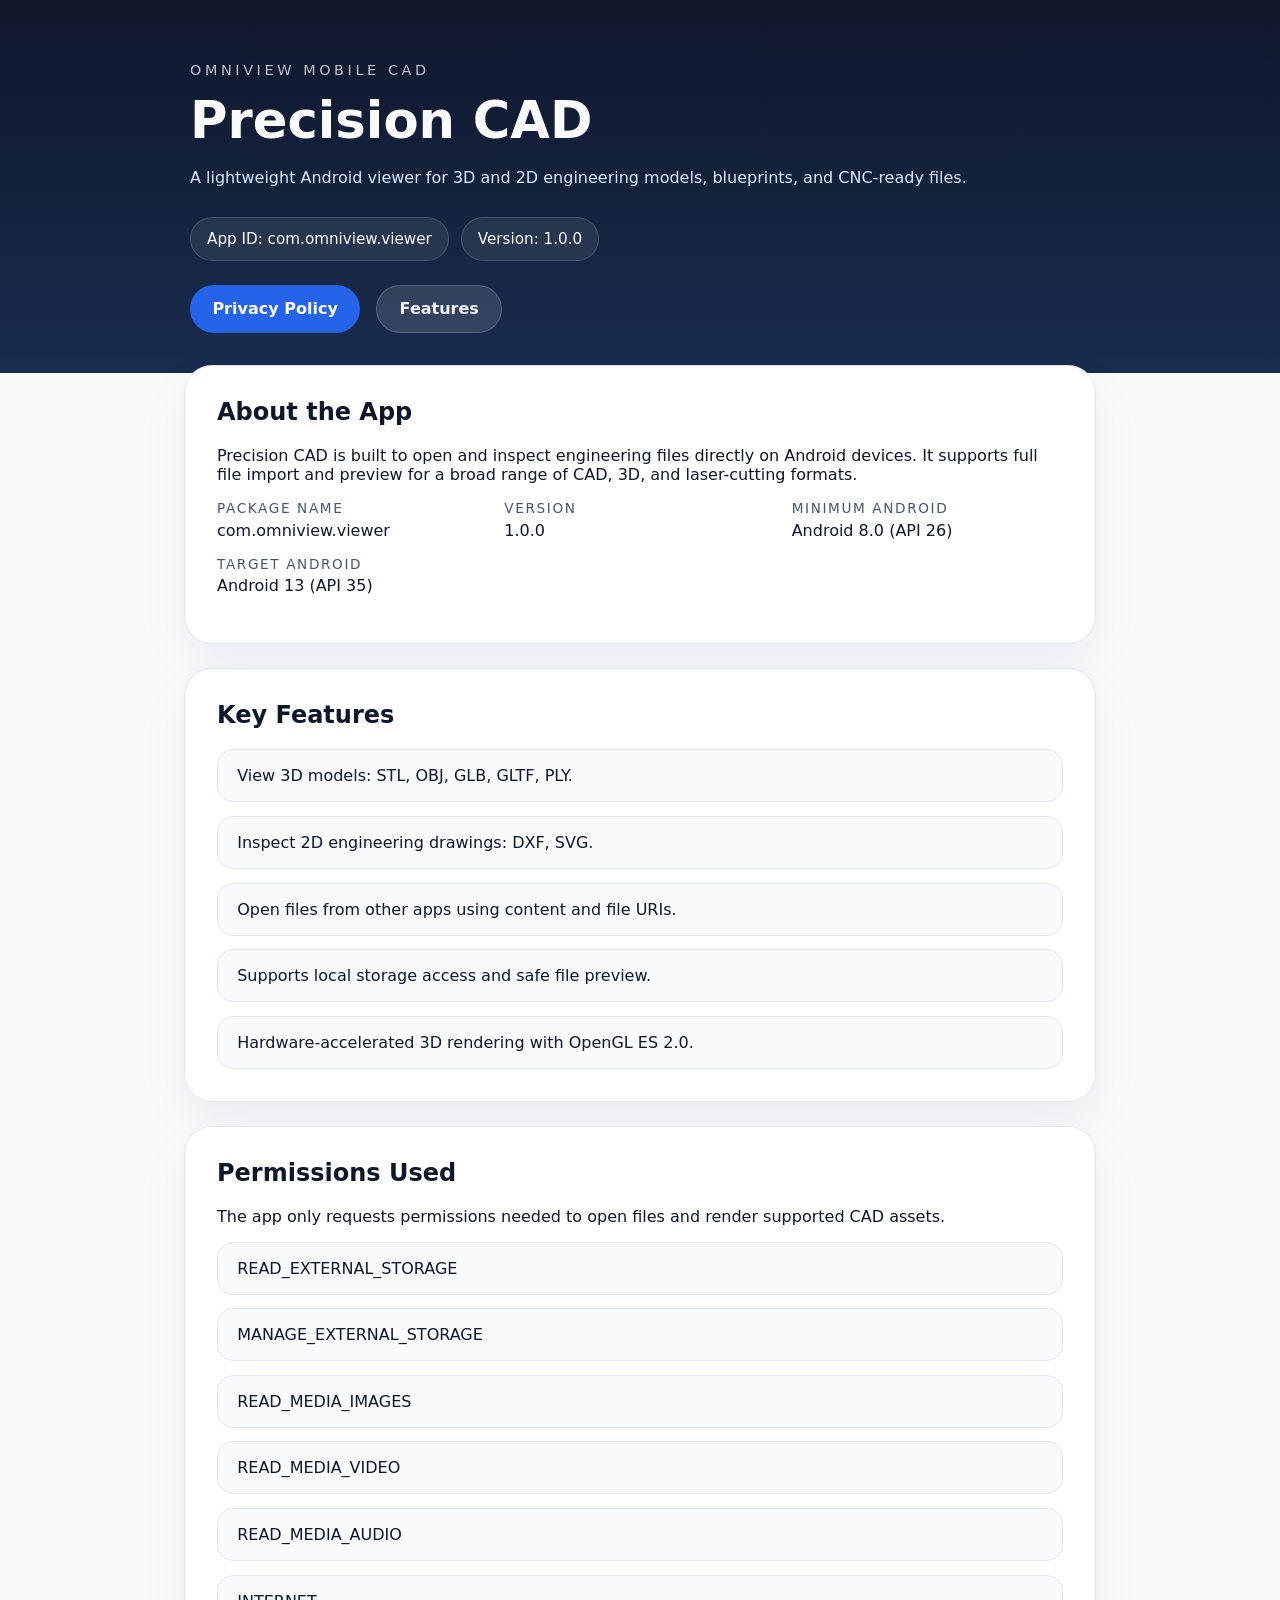
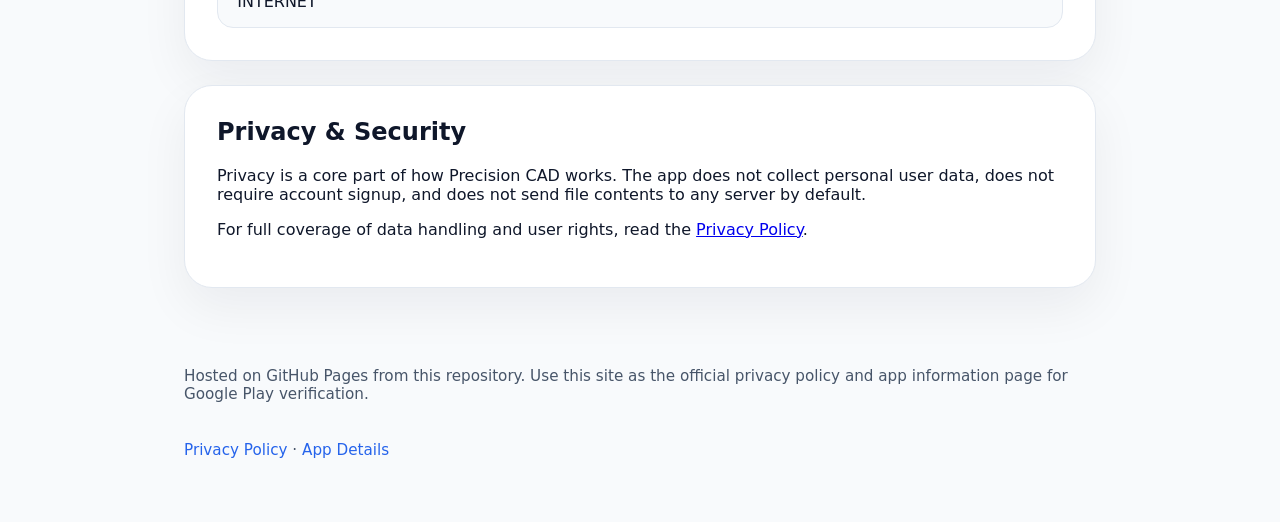
<file: index.html>
<!DOCTYPE html>
<html lang="en">
<head>
  <meta charset="UTF-8" />
  <meta name="viewport" content="width=device-width, initial-scale=1.0" />
  <title>Precision CAD | OmniView 3D CAD Viewer</title>
  <meta name="description" content="Precision CAD is a mobile 3D and 2D CAD viewer for Android. View STL, OBJ, GLB, DXF, GCODE, and other precision engineering files on the go." />
  <link rel="stylesheet" href="style.css" />
</head>
<body>
  <header class="hero">
    <div class="hero-content">
      <p class="eyebrow">OmniView Mobile CAD</p>
      <h1>Precision CAD</h1>
      <p class="subtitle">A lightweight Android viewer for 3D and 2D engineering models, blueprints, and CNC-ready files.</p>
      <div class="badge-row">
        <span class="badge">App ID: com.omniview.viewer</span>
        <span class="badge">Version: 1.0.0</span>
      </div>
      <div class="hero-actions">
        <a class="button primary" href="privacy-policy.html">Privacy Policy</a>
        <a class="button secondary" href="#features">Features</a>
      </div>
    </div>
  </header>

  <main class="page-content">
    <section id="about" class="section card">
      <h2>About the App</h2>
      <p>Precision CAD is built to open and inspect engineering files directly on Android devices. It supports full file import and preview for a broad range of CAD, 3D, and laser-cutting formats.</p>
      <dl class="app-details">
        <div>
          <dt>Package Name</dt>
          <dd>com.omniview.viewer</dd>
        </div>
        <div>
          <dt>Version</dt>
          <dd>1.0.0</dd>
        </div>
        <div>
          <dt>Minimum Android</dt>
          <dd>Android 8.0 (API 26)</dd>
        </div>
        <div>
          <dt>Target Android</dt>
          <dd>Android 13 (API 35)</dd>
        </div>
      </dl>
    </section>

    <section id="features" class="section card">
      <h2>Key Features</h2>
      <ul class="feature-list">
        <li>View 3D models: STL, OBJ, GLB, GLTF, PLY.</li>
        <li>Inspect 2D engineering drawings: DXF, SVG.</li>
        <li>Open files from other apps using content and file URIs.</li>
        <li>Supports local storage access and safe file preview.</li>
        <li>Hardware-accelerated 3D rendering with OpenGL ES 2.0.</li>
      </ul>
    </section>

    <section id="permissions" class="section card">
      <h2>Permissions Used</h2>
      <p>The app only requests permissions needed to open files and render supported CAD assets.</p>
      <ul class="permission-list">
        <li>READ_EXTERNAL_STORAGE</li>
        <li>MANAGE_EXTERNAL_STORAGE</li>
        <li>READ_MEDIA_IMAGES</li>
        <li>READ_MEDIA_VIDEO</li>
        <li>READ_MEDIA_AUDIO</li>
        <li>INTERNET</li>
      </ul>
    </section>

    <section id="policy-summary" class="section card">
      <h2>Privacy & Security</h2>
      <p>Privacy is a core part of how Precision CAD works. The app does not collect personal user data, does not require account signup, and does not send file contents to any server by default.</p>
      <p>For full coverage of data handling and user rights, read the <a href="privacy-policy.html">Privacy Policy</a>.</p>
    </section>
  </main>

  <footer class="site-footer">
    <p>Hosted on GitHub Pages from this repository. Use this site as the official privacy policy and app information page for Google Play verification.</p>
    <p><a href="privacy-policy.html">Privacy Policy</a> · <a href="#about">App Details</a></p>
  </footer>
</body>
</html>
</file>
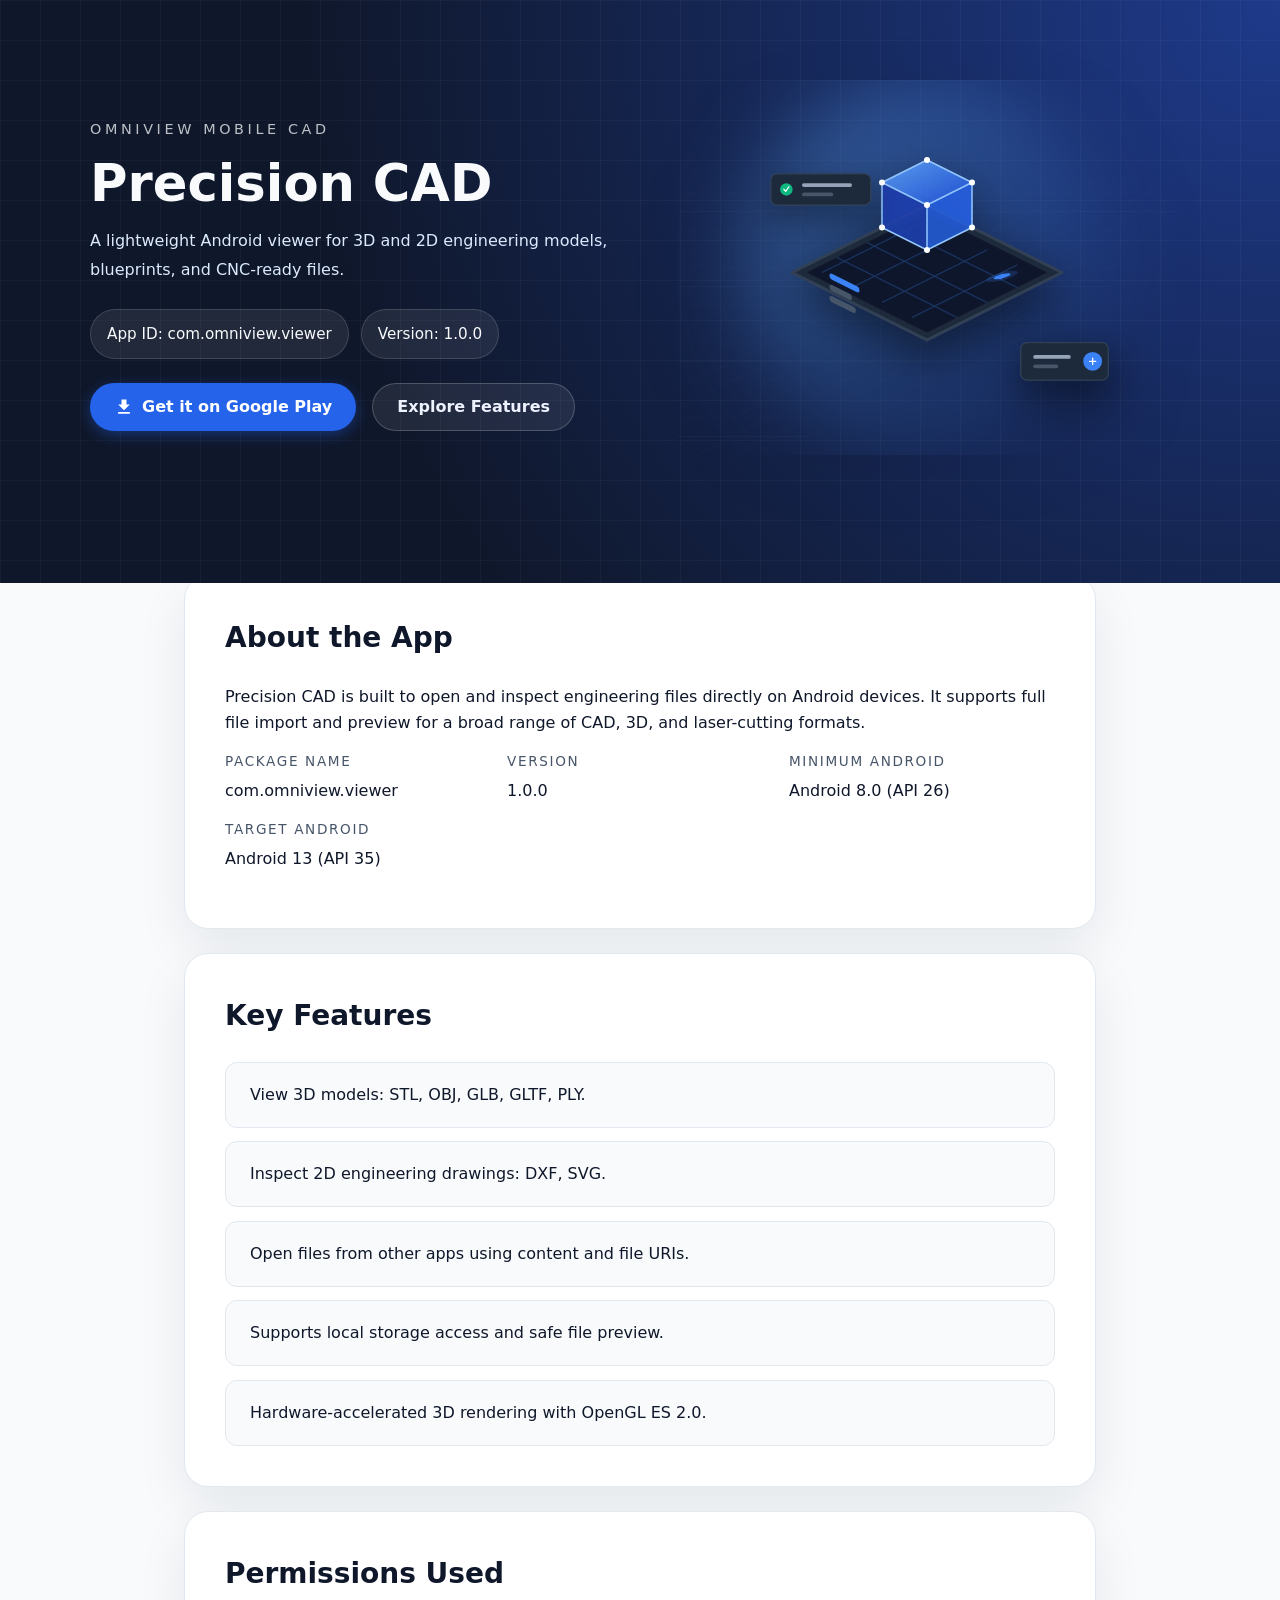
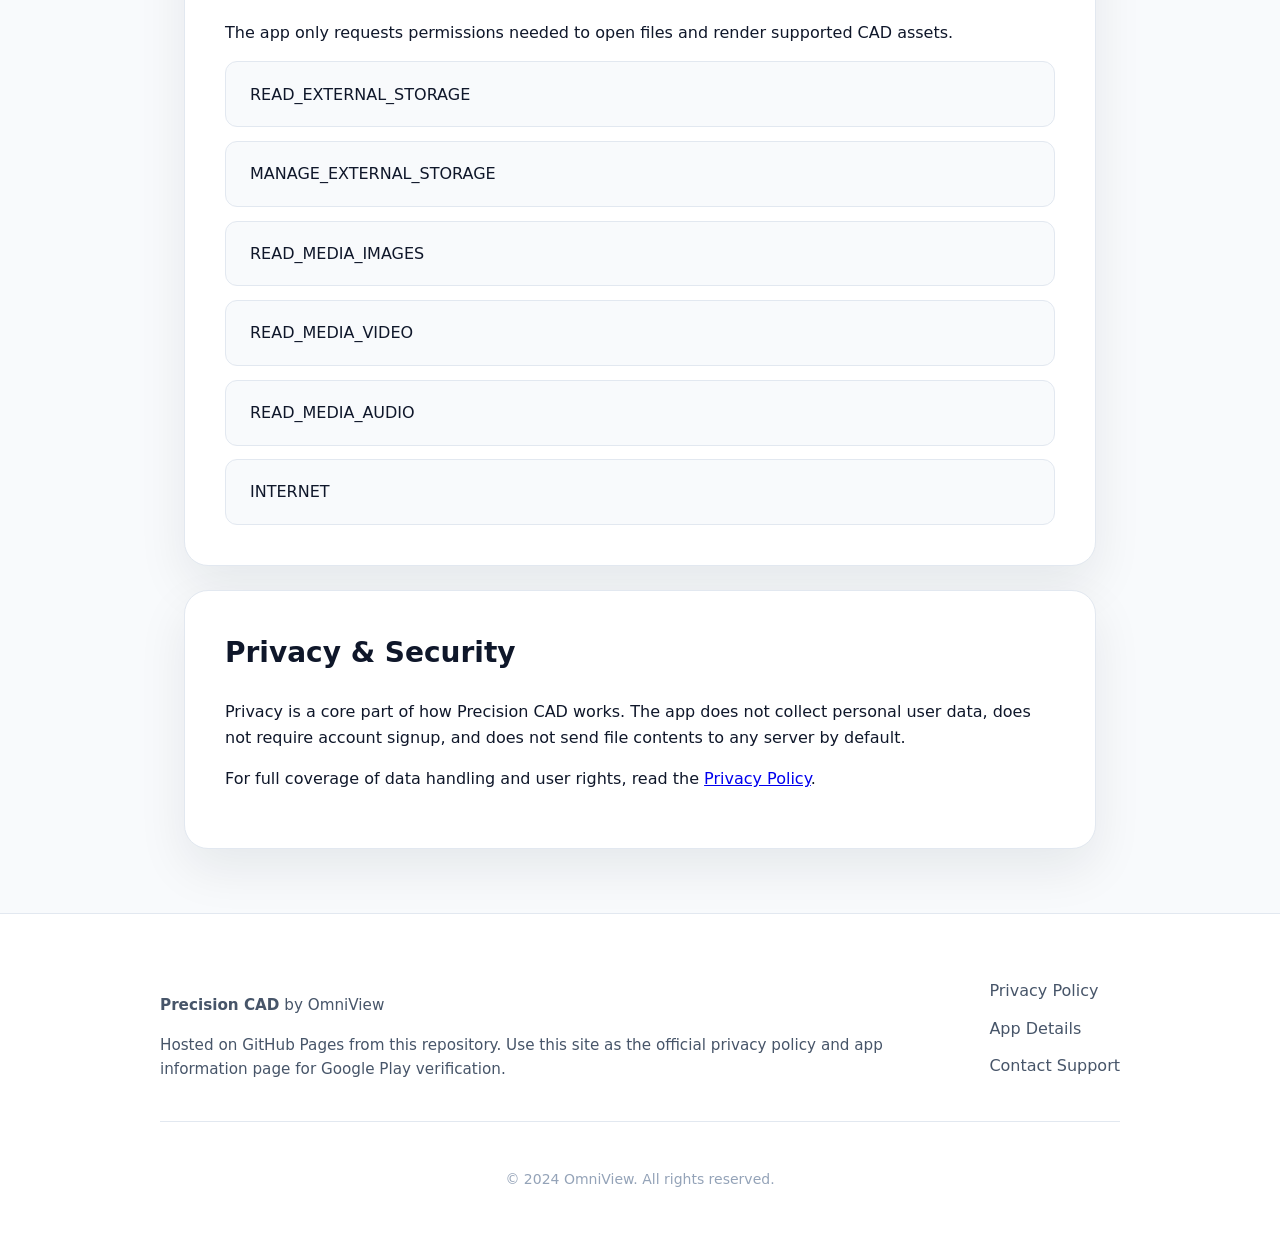
<file: docs/index.html>
<!DOCTYPE html>
<html lang="en">
<head>
  <meta charset="UTF-8" />
  <meta name="viewport" content="width=device-width, initial-scale=1.0" />
  <title>Precision CAD | OmniView 3D CAD Viewer</title>
  <meta name="description" content="Precision CAD is a mobile 3D and 2D CAD viewer for Android. View STL, OBJ, GLB, DXF, GCODE, and other precision engineering files on the go." />
  <link rel="icon" type="image/svg+xml" href="favicon.svg" />
  <link rel="stylesheet" href="style.css" />
</head>
<body>
  <header class="hero">
    <div class="hero-content">
      <div class="hero-text fade-in-up">
        <p class="eyebrow">OmniView Mobile CAD</p>
        <h1>Precision CAD</h1>
        <p class="subtitle">A lightweight Android viewer for 3D and 2D engineering models, blueprints, and CNC-ready files.</p>
        <div class="badge-row">
          <span class="badge">App ID: com.omniview.viewer</span>
          <span class="badge">Version: 1.0.0</span>
        </div>
        <div class="hero-actions">
          <a class="button primary" href="#download" aria-label="Download Precision CAD on Google Play">
            <svg class="icon" xmlns="http://www.w3.org/2000/svg" viewBox="0 0 24 24" fill="currentColor" width="20" height="20">
              <path d="M19 9h-4V3H9v6H5l7 7 7-7zM5 18v2h14v-2H5z"/>
            </svg>
            Get it on Google Play
          </a>
          <a class="button secondary" href="#features">Explore Features</a>
        </div>
      </div>
      <div class="hero-visual fade-in-up delay-1">
        <img src="hero-illustration.svg" alt="3D Isometric representation of Precision CAD interface" />
      </div>
    </div>
  </header>

  <main class="page-content">
    <section id="about" class="section card">
      <h2>About the App</h2>
      <p>Precision CAD is built to open and inspect engineering files directly on Android devices. It supports full file import and preview for a broad range of CAD, 3D, and laser-cutting formats.</p>
      <dl class="app-details">
        <div>
          <dt>Package Name</dt>
          <dd>com.omniview.viewer</dd>
        </div>
        <div>
          <dt>Version</dt>
          <dd>1.0.0</dd>
        </div>
        <div>
          <dt>Minimum Android</dt>
          <dd>Android 8.0 (API 26)</dd>
        </div>
        <div>
          <dt>Target Android</dt>
          <dd>Android 13 (API 35)</dd>
        </div>
      </dl>
    </section>

    <section id="features" class="section card">
      <h2>Key Features</h2>
      <ul class="feature-list">
        <li>View 3D models: STL, OBJ, GLB, GLTF, PLY.</li>
        <li>Inspect 2D engineering drawings: DXF, SVG.</li>
        <li>Open files from other apps using content and file URIs.</li>
        <li>Supports local storage access and safe file preview.</li>
        <li>Hardware-accelerated 3D rendering with OpenGL ES 2.0.</li>
      </ul>
    </section>

    <section id="permissions" class="section card">
      <h2>Permissions Used</h2>
      <p>The app only requests permissions needed to open files and render supported CAD assets.</p>
      <ul class="permission-list">
        <li>READ_EXTERNAL_STORAGE</li>
        <li>MANAGE_EXTERNAL_STORAGE</li>
        <li>READ_MEDIA_IMAGES</li>
        <li>READ_MEDIA_VIDEO</li>
        <li>READ_MEDIA_AUDIO</li>
        <li>INTERNET</li>
      </ul>
    </section>

    <section id="policy-summary" class="section card">
      <h2>Privacy & Security</h2>
      <p>Privacy is a core part of how Precision CAD works. The app does not collect personal user data, does not require account signup, and does not send file contents to any server by default.</p>
      <p>For full coverage of data handling and user rights, read the <a href="privacy-policy.html">Privacy Policy</a>.</p>
    </section>
  </main>

  <footer class="site-footer">
    <div class="footer-content">
      <div class="footer-info">
        <p><strong>Precision CAD</strong> by OmniView</p>
        <p>Hosted on GitHub Pages from this repository. Use this site as the official privacy policy and app information page for Google Play verification.</p>
      </div>
      <div class="footer-links">
        <a href="privacy-policy.html" class="footer-link">Privacy Policy</a>
        <a href="#about" class="footer-link">App Details</a>
        <a href="mailto:support@omniview.com" class="footer-link">Contact Support</a>
      </div>
    </div>
    <div class="footer-bottom">
      <p>&copy; 2024 OmniView. All rights reserved.</p>
    </div>
  </footer>
</body>
</html>
</file>
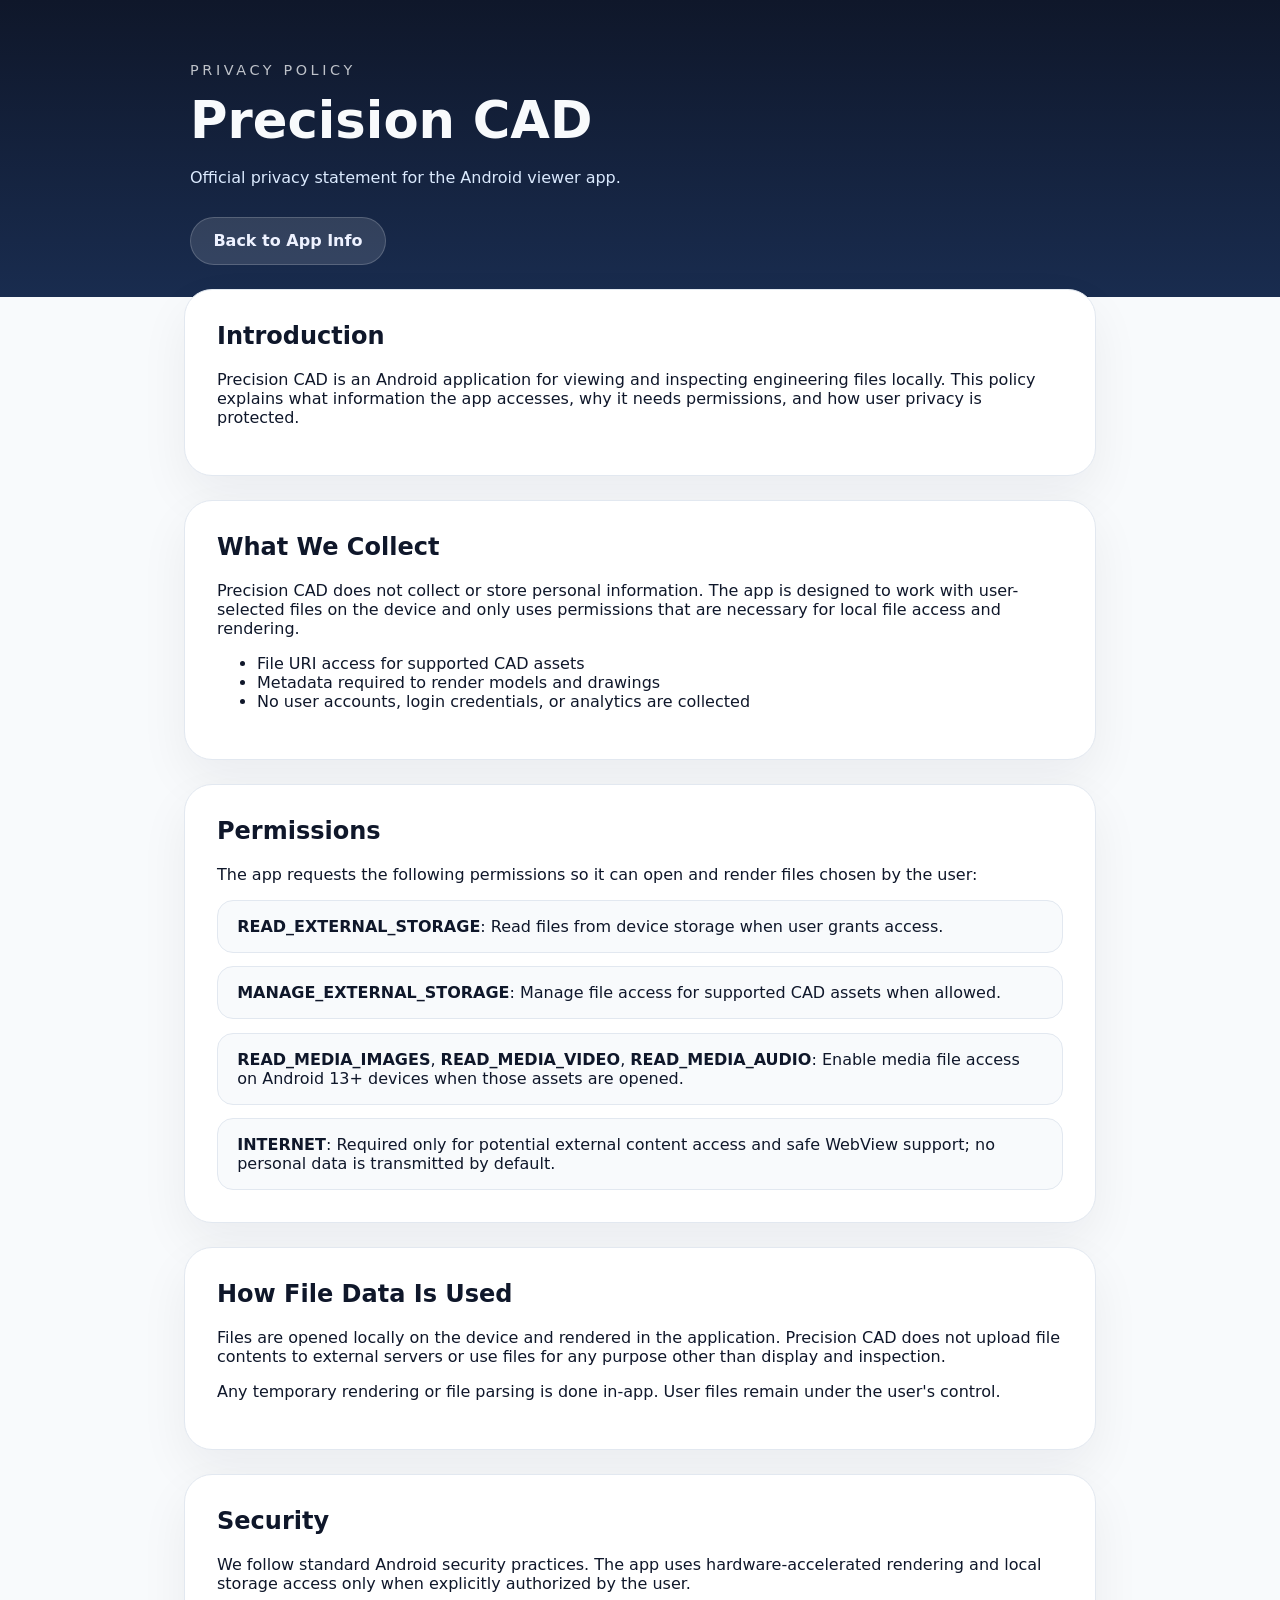
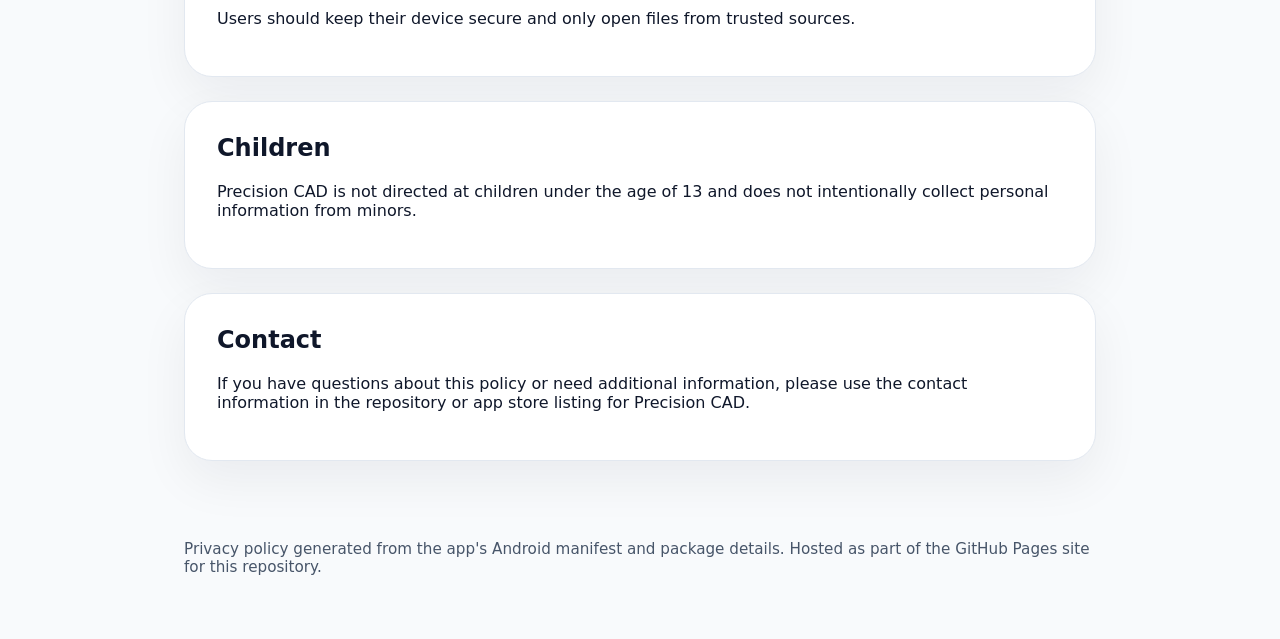
<file: privacy-policy.html>
<!DOCTYPE html>
<html lang="en">
<head>
  <meta charset="UTF-8" />
  <meta name="viewport" content="width=device-width, initial-scale=1.0" />
  <title>Privacy Policy | Precision CAD</title>
  <meta name="description" content="Privacy policy for Precision CAD, the Android 3D CAD viewer app. Learn how file access and permissions are used, and how user data is protected." />
  <link rel="stylesheet" href="style.css" />
</head>
<body>
  <header class="hero small-hero">
    <div class="hero-content">
      <p class="eyebrow">Privacy Policy</p>
      <h1>Precision CAD</h1>
      <p class="subtitle">Official privacy statement for the Android viewer app.</p>
      <div class="hero-actions">
        <a class="button secondary" href="index.html">Back to App Info</a>
      </div>
    </div>
  </header>

  <main class="page-content">
    <section class="section card">
      <h2>Introduction</h2>
      <p>Precision CAD is an Android application for viewing and inspecting engineering files locally. This policy explains what information the app accesses, why it needs permissions, and how user privacy is protected.</p>
    </section>

    <section class="section card">
      <h2>What We Collect</h2>
      <p>Precision CAD does not collect or store personal information. The app is designed to work with user-selected files on the device and only uses permissions that are necessary for local file access and rendering.</p>
      <ul>
        <li>File URI access for supported CAD assets</li>
        <li>Metadata required to render models and drawings</li>
        <li>No user accounts, login credentials, or analytics are collected</li>
      </ul>
    </section>

    <section class="section card">
      <h2>Permissions</h2>
      <p>The app requests the following permissions so it can open and render files chosen by the user:</p>
      <ul class="permission-list">
        <li><strong>READ_EXTERNAL_STORAGE</strong>: Read files from device storage when user grants access.</li>
        <li><strong>MANAGE_EXTERNAL_STORAGE</strong>: Manage file access for supported CAD assets when allowed.</li>
        <li><strong>READ_MEDIA_IMAGES</strong>, <strong>READ_MEDIA_VIDEO</strong>, <strong>READ_MEDIA_AUDIO</strong>: Enable media file access on Android 13+ devices when those assets are opened.</li>
        <li><strong>INTERNET</strong>: Required only for potential external content access and safe WebView support; no personal data is transmitted by default.</li>
      </ul>
    </section>

    <section class="section card">
      <h2>How File Data Is Used</h2>
      <p>Files are opened locally on the device and rendered in the application. Precision CAD does not upload file contents to external servers or use files for any purpose other than display and inspection.</p>
      <p>Any temporary rendering or file parsing is done in-app. User files remain under the user's control.</p>
    </section>

    <section class="section card">
      <h2>Security</h2>
      <p>We follow standard Android security practices. The app uses hardware-accelerated rendering and local storage access only when explicitly authorized by the user.</p>
      <p>Users should keep their device secure and only open files from trusted sources.</p>
    </section>

    <section class="section card">
      <h2>Children</h2>
      <p>Precision CAD is not directed at children under the age of 13 and does not intentionally collect personal information from minors.</p>
    </section>

    <section class="section card">
      <h2>Contact</h2>
      <p>If you have questions about this policy or need additional information, please use the contact information in the repository or app store listing for Precision CAD.</p>
    </section>
  </main>

  <footer class="site-footer">
    <p>Privacy policy generated from the app's Android manifest and package details. Hosted as part of the GitHub Pages site for this repository.</p>
  </footer>
</body>
</html>
</file>
<file: style.css>
* {
  box-sizing: border-box;
}
body {
  margin: 0;
  font-family: Inter, system-ui, -apple-system, BlinkMacSystemFont, 'Segoe UI', sans-serif;
  color: #0f172a;
  background: #f8fafc;
}
.hero {
  background: linear-gradient(180deg, #0f172a 0%, #192c4f 100%);
  color: #f8fafc;
  padding: 3rem 1.5rem 2.5rem;
}
.small-hero {
  padding-bottom: 2rem;
}
.hero-content {
  max-width: 900px;
  margin: 0 auto;
}
.eyebrow {
  font-size: 0.9rem;
  letter-spacing: 0.25em;
  text-transform: uppercase;
  opacity: 0.75;
  margin-bottom: 1rem;
}
h1 {
  margin: 0;
  font-size: clamp(2.5rem, 4vw, 4rem);
  line-height: 1.05;
}
.subtitle {
  max-width: 820px;
  font-size: 1rem;
  line-height: 1.8;
  margin-top: 1rem;
  color: #dbeafe;
}
.badge-row {
  display: flex;
  flex-wrap: wrap;
  gap: 0.75rem;
  margin: 1.5rem 0;
}
.badge {
  display: inline-flex;
  align-items: center;
  padding: 0.75rem 1rem;
  border-radius: 999px;
  background: rgba(255,255,255,0.08);
  border: 1px solid rgba(255,255,255,0.14);
  font-size: 0.95rem;
}
.hero-actions {
  display: flex;
  gap: 1rem;
  flex-wrap: wrap;
  margin-top: 1.5rem;
}
.button {
  display: inline-flex;
  align-items: center;
  justify-content: center;
  min-height: 48px;
  padding: 0 1.4rem;
  border-radius: 999px;
  text-decoration: none;
  font-weight: 700;
}
.primary {
  background: #2563eb;
  color: #fff;
}
.secondary {
  background: rgba(255,255,255,0.12);
  color: #eef2ff;
  border: 1px solid rgba(255,255,255,0.18);
}
.page-content {
  max-width: 960px;
  margin: -2rem auto 4rem;
  padding: 0 1.5rem;
}
.section {
  margin-top: 1.5rem;
}
.card {
  background: #fff;
  border: 1px solid #e2e8f0;
  border-radius: 28px;
  padding: 2rem;
  box-shadow: 0 20px 50px rgba(15,23,42,0.06);
}
.card h2 {
  margin-top: 0;
}
.app-details {
  display: grid;
  gap: 1rem;
  grid-template-columns: repeat(auto-fit, minmax(220px, 1fr));
  margin-top: 1rem;
}
.app-details dt {
  font-size: 0.85rem;
  text-transform: uppercase;
  letter-spacing: 0.12em;
  color: #475569;
}
.app-details dd {
  margin: 0.3rem 0 0;
  font-size: 1rem;
  color: #0f172a;
}
.feature-list,
.permission-list {
  display: grid;
  gap: 0.85rem;
  list-style: none;
  padding: 0;
  margin: 1rem 0 0;
}
.feature-list li,
.permission-list li {
  background: #f8fafc;
  border: 1px solid #e2e8f0;
  border-radius: 16px;
  padding: 1rem 1.2rem;
}
.site-footer {
  max-width: 960px;
  margin: 0 auto 3rem;
  padding: 0 1.5rem;
  color: #475569;
  font-size: 0.95rem;
  display: flex;
  flex-direction: column;
  gap: 0.5rem;
}
.site-footer a {
  color: #2563eb;
  text-decoration: none;
}
@media (max-width: 720px) {
  .hero {
    padding-top: 2rem;
  }
  .page-content {
    margin-top: -1rem;
  }
}
</file>
<file: docs/style.css>
:root {
  --bg-color: #f8fafc;
  --text-color: #0f172a;
  --text-muted: #475569;
  --primary: #2563eb;
  --primary-hover: #1d4ed8;
  --hero-bg-start: #0f172a;
  --hero-bg-end: #1e3a8a;
  --card-bg: #ffffff;
  --card-border: #e2e8f0;
  --shadow-sm: 0 4px 6px -1px rgba(0, 0, 0, 0.1), 0 2px 4px -1px rgba(0, 0, 0, 0.06);
  --shadow-lg: 0 20px 50px rgba(15, 23, 42, 0.08);
  --shadow-hover: 0 25px 60px rgba(15, 23, 42, 0.12);
  --transition-fast: 0.2s cubic-bezier(0.4, 0, 0.2, 1);
  --transition-normal: 0.3s cubic-bezier(0.4, 0, 0.2, 1);
}

* {
  box-sizing: border-box;
}

html {
  scroll-behavior: smooth;
}

body {
  margin: 0;
  font-family: 'Inter', system-ui, -apple-system, BlinkMacSystemFont, 'Segoe UI', sans-serif;
  color: var(--text-color);
  background: var(--bg-color);
  line-height: 1.6;
}

/* Animations */
@keyframes fadeInUp {
  from {
    opacity: 0;
    transform: translateY(20px);
  }
  to {
    opacity: 1;
    transform: translateY(0);
  }
}

.fade-in-up {
  opacity: 0;
  animation: fadeInUp 0.8s var(--transition-normal) forwards;
}

.delay-1 {
  animation-delay: 0.2s;
}

/* Focus states for accessibility */
:focus-visible {
  outline: 3px solid var(--primary);
  outline-offset: 2px;
}

.hero {
  background: radial-gradient(circle at top right, #1e3a8a 0%, #0f172a 70%);
  color: #f8fafc;
  padding: 5rem 1.5rem 8rem; /* Increased padding to accommodate visual */
  position: relative;
  overflow: hidden;
}

/* Mesh overlay effect for hero */
.hero::before {
  content: '';
  position: absolute;
  inset: 0;
  background-image:
    linear-gradient(rgba(255, 255, 255, 0.03) 1px, transparent 1px),
    linear-gradient(90deg, rgba(255, 255, 255, 0.03) 1px, transparent 1px);
  background-size: 40px 40px;
  pointer-events: none;
}

.small-hero {
  padding-bottom: 3rem;
}

.hero-content {
  max-width: 1100px; /* Widened for two-column layout */
  margin: 0 auto;
  display: flex;
  align-items: center;
  justify-content: space-between;
  gap: 3rem;
  position: relative;
  z-index: 1;
}

.hero-text {
  flex: 1;
  max-width: 600px;
}

.hero-visual {
  flex: 1;
  display: none; /* Hidden on mobile, shown on larger screens */
  justify-content: center;
  align-items: center;
}

.hero-visual img {
  width: 100%;
  max-width: 500px;
  height: auto;
  filter: drop-shadow(0 20px 30px rgba(0,0,0,0.5));
  transition: transform var(--transition-normal);
}

.hero-visual img:hover {
  transform: translateY(-10px) scale(1.02);
}

@media (min-width: 768px) {
  .hero-visual {
    display: flex;
  }
}
.eyebrow {
  font-size: 0.9rem;
  letter-spacing: 0.25em;
  text-transform: uppercase;
  opacity: 0.75;
  margin-bottom: 1rem;
}
h1 {
  margin: 0;
  font-size: clamp(2.5rem, 4vw, 4rem);
  line-height: 1.05;
}
.subtitle {
  max-width: 820px;
  font-size: 1rem;
  line-height: 1.8;
  margin-top: 1rem;
  color: #dbeafe;
}
.badge-row {
  display: flex;
  flex-wrap: wrap;
  gap: 0.75rem;
  margin: 1.5rem 0;
}
.badge {
  display: inline-flex;
  align-items: center;
  padding: 0.75rem 1rem;
  border-radius: 999px;
  background: rgba(255,255,255,0.08);
  border: 1px solid rgba(255,255,255,0.14);
  font-size: 0.95rem;
}
.hero-actions {
  display: flex;
  gap: 1rem;
  flex-wrap: wrap;
  margin-top: 1.5rem;
}
.button {
  display: inline-flex;
  align-items: center;
  justify-content: center;
  min-height: 48px;
  padding: 0 1.5rem;
  border-radius: 999px;
  text-decoration: none;
  font-weight: 600;
  transition: all var(--transition-fast);
  cursor: pointer;
}

.button .icon {
  margin-right: 0.5rem;
}

.primary {
  background: var(--primary);
  color: #fff;
  box-shadow: 0 4px 14px 0 rgba(37, 99, 235, 0.39);
}

.primary:hover {
  background: var(--primary-hover);
  transform: translateY(-2px);
  box-shadow: 0 6px 20px rgba(37, 99, 235, 0.5);
}

.primary:active {
  transform: translateY(0);
}

.secondary {
  background: rgba(255,255,255,0.08);
  color: #eef2ff;
  border: 1px solid rgba(255,255,255,0.2);
  backdrop-filter: blur(8px);
}

.secondary:hover {
  background: rgba(255,255,255,0.15);
  transform: translateY(-2px);
}

.secondary:active {
  transform: translateY(0);
}
.page-content {
  max-width: 960px;
  margin: -2rem auto 4rem;
  padding: 0 1.5rem;
}
.section {
  margin-top: 1.5rem;
}
.card {
  background: var(--card-bg);
  border: 1px solid var(--card-border);
  border-radius: 24px;
  padding: 2.5rem;
  box-shadow: var(--shadow-lg);
  transition: box-shadow var(--transition-normal), transform var(--transition-normal);
}

.card:hover {
  box-shadow: var(--shadow-hover);
  transform: translateY(-4px);
}

.card h2 {
  margin-top: 0;
  font-size: 1.75rem;
  color: var(--text-color);
}
.app-details {
  display: grid;
  gap: 1rem;
  grid-template-columns: repeat(auto-fit, minmax(220px, 1fr));
  margin-top: 1rem;
}
.app-details dt {
  font-size: 0.85rem;
  text-transform: uppercase;
  letter-spacing: 0.12em;
  color: #475569;
}
.app-details dd {
  margin: 0.3rem 0 0;
  font-size: 1rem;
  color: #0f172a;
}
.feature-list,
.permission-list {
  display: grid;
  gap: 0.85rem;
  list-style: none;
  padding: 0;
  margin: 1rem 0 0;
}
.feature-list li,
.permission-list li {
  background: var(--bg-color);
  border: 1px solid var(--card-border);
  border-radius: 12px;
  padding: 1.2rem 1.5rem;
  transition: border-color var(--transition-fast), background-color var(--transition-fast);
}

.feature-list li:hover,
.permission-list li:hover {
  border-color: #cbd5e1;
  background: #f1f5f9;
}

.site-footer {
  background: #fff;
  border-top: 1px solid var(--card-border);
  padding: 4rem 1.5rem 2rem;
  margin-top: 4rem;
}

.footer-content {
  max-width: 960px;
  margin: 0 auto;
  display: flex;
  flex-wrap: wrap;
  justify-content: space-between;
  gap: 2rem;
}

.footer-info {
  flex: 1;
  min-width: 300px;
  color: var(--text-muted);
  font-size: 0.95rem;
}

.footer-info p {
  margin-bottom: 0.5rem;
}

.footer-links {
  display: flex;
  flex-direction: column;
  gap: 0.75rem;
}

.footer-link {
  color: var(--text-muted);
  text-decoration: none;
  font-weight: 500;
  transition: color var(--transition-fast);
}

.footer-link:hover,
.footer-link:focus {
  color: var(--primary);
}

.footer-bottom {
  max-width: 960px;
  margin: 2rem auto 0;
  padding-top: 2rem;
  border-top: 1px solid var(--card-border);
  text-align: center;
  color: #94a3b8;
  font-size: 0.875rem;
}
@media (max-width: 768px) {
  .hero {
    padding: 4rem 1.5rem 5rem;
  }
  .hero-content {
    flex-direction: column;
    text-align: center;
  }
  .hero-actions {
    justify-content: center;
  }
  .badge-row {
    justify-content: center;
  }
  .subtitle {
    margin-left: auto;
    margin-right: auto;
  }
  .page-content {
    margin-top: -2rem;
  }
  .card {
    padding: 1.5rem;
  }
  .footer-content {
    flex-direction: column;
  }
}
</file>
